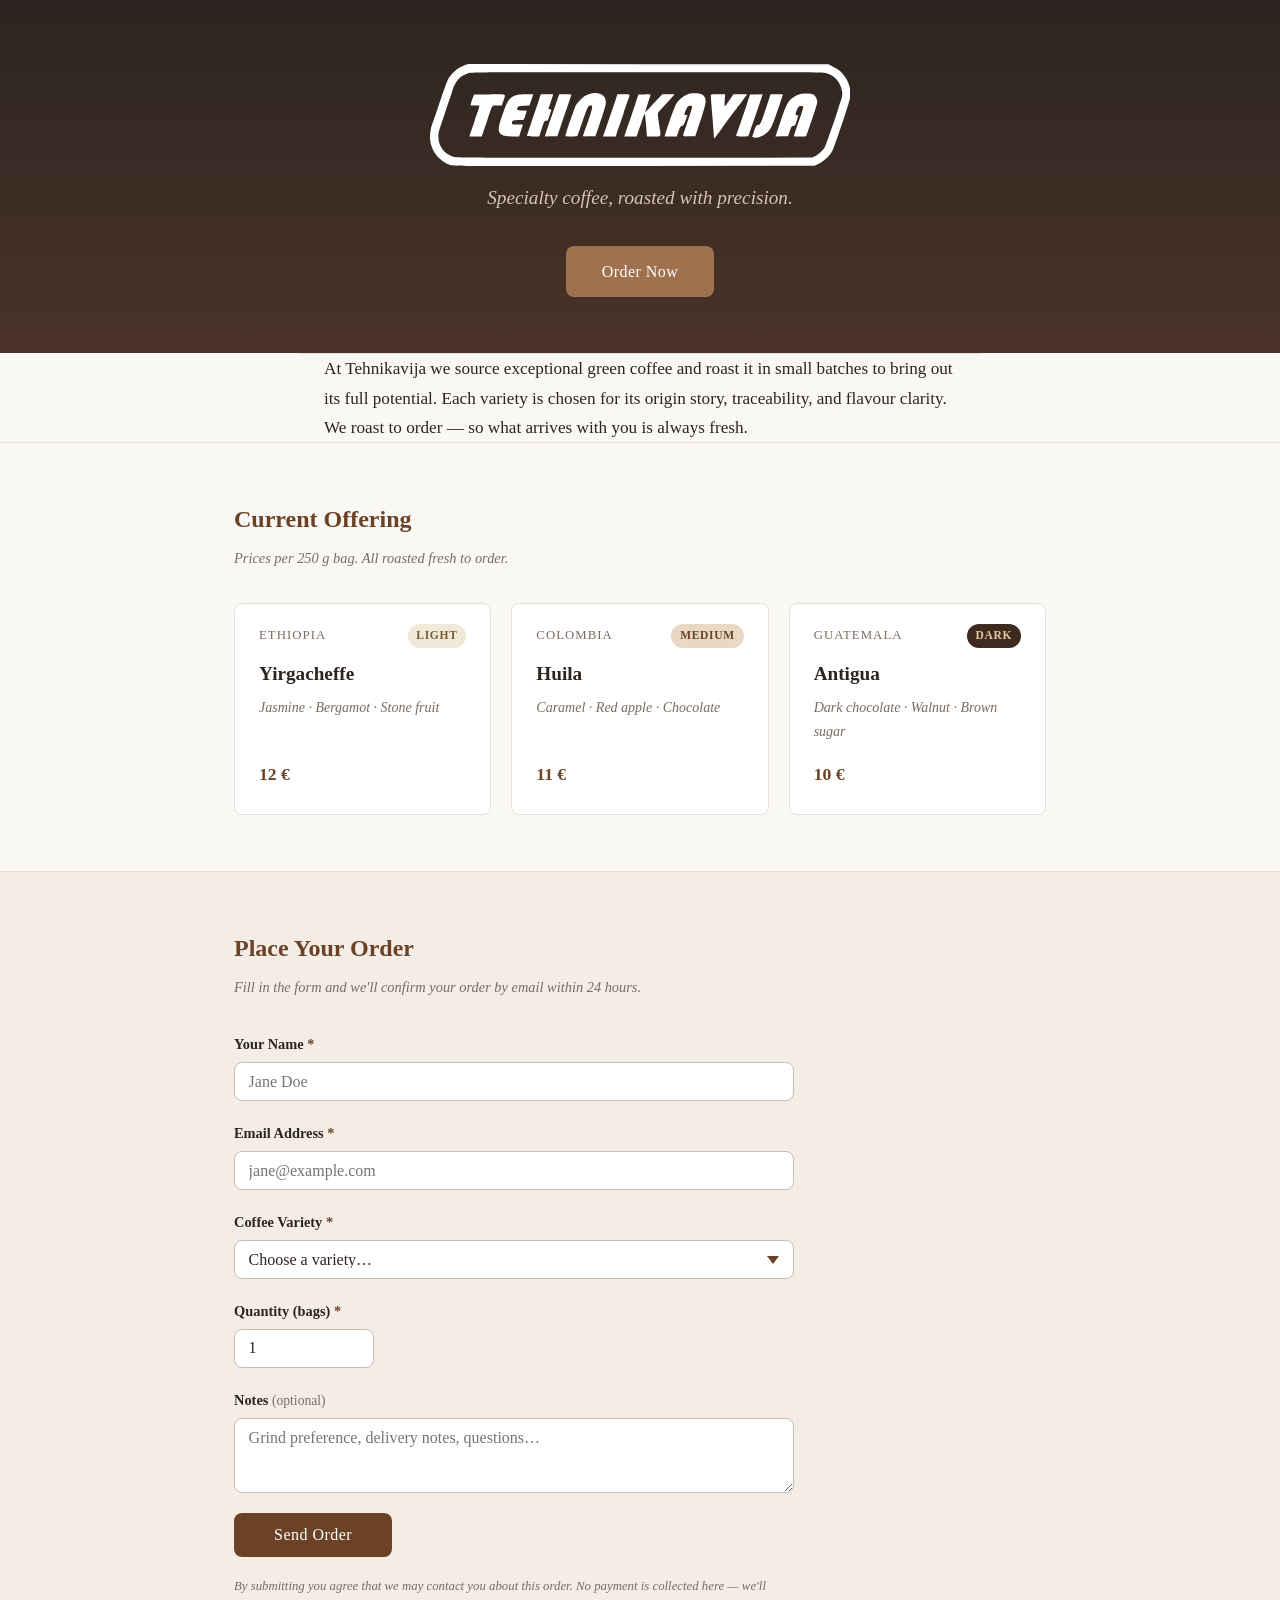
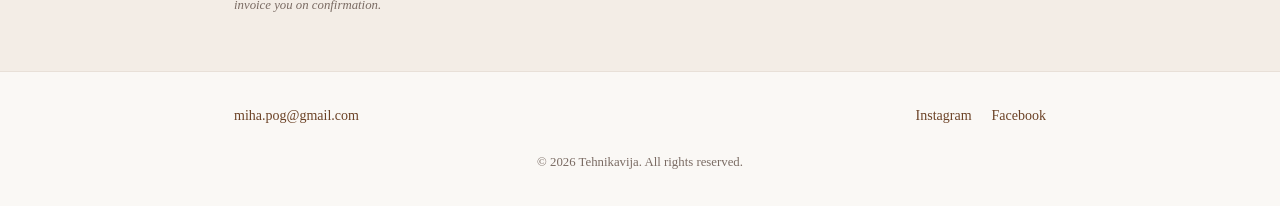
<file: index.html>
<!DOCTYPE html>
<html lang="en">
<head>
    <meta charset="UTF-8">
    <meta name="viewport" content="width=device-width, initial-scale=1.0">
    <title>Tehnikavija – Specialty Coffee</title>
    <meta name="description" content="Freshly roasted specialty coffee by Tehnikavija. Browse our current varieties and place your order.">
    <link rel="stylesheet" href="css/style.css">
    <link rel="icon" href="assets/favicon.ico" type="image/x-icon">

    <!-- Analytics: GoatCounter (privacy-friendly, no cookies, free) -->
    <!-- Replace YOURSITE with your GoatCounter site name after setup -->
    <!-- <script data-goatcounter="https://YOURSITE.goatcounter.com/count"
            async src="//gc.zgo.at/count.js"></script> -->
        <script data-goatcounter="https://miha.goatcounter.com/count"
            async src="//gc.zgo.at/count.js"></script>
</head>
<body>

    <!-- ── HERO ──────────────────────────────────────────────── -->
    <header class="hero">
        <div class="container">
            <h1>
                <img src="assets/tehnikavija.svg" alt="Tehnikavija" class="logo">
            </h1>
            <p class="tagline">Specialty coffee, roasted with precision.</p>
            <a href="#order" class="btn-hero">Order Now</a>
        </div>
    </header>

    <main>

        <!-- ── INTRO ─────────────────────────────────────────── -->
        <section class="intro container">
            <p>
                At Tehnikavija we source exceptional green coffee and roast it in small batches
                to bring out its full potential. Each variety is chosen for its origin story,
                traceability, and flavour clarity. We roast to order — so what arrives with
                you is always fresh.
            </p>
        </section>

        <!-- ── PRODUCTS ──────────────────────────────────────── -->
        <section class="products">
            <div class="container">
                <h2>Current Offering</h2>
                <p class="section-note">Prices per 250 g bag. All roasted fresh to order.</p>

                <div class="product-grid">

                    <div class="product-card">
                        <div class="product-header">
                            <span class="product-origin">Ethiopia</span>
                            <span class="roast roast--light">Light</span>
                        </div>
                        <h3 class="product-name">Yirgacheffe</h3>
                        <p class="product-notes">Jasmine · Bergamot · Stone fruit</p>
                        <p class="product-price">12 €</p>
                    </div>

                    <div class="product-card">
                        <div class="product-header">
                            <span class="product-origin">Colombia</span>
                            <span class="roast roast--medium">Medium</span>
                        </div>
                        <h3 class="product-name">Huila</h3>
                        <p class="product-notes">Caramel · Red apple · Chocolate</p>
                        <p class="product-price">11 €</p>
                    </div>

                    <div class="product-card">
                        <div class="product-header">
                            <span class="product-origin">Guatemala</span>
                            <span class="roast roast--dark">Dark</span>
                        </div>
                        <h3 class="product-name">Antigua</h3>
                        <p class="product-notes">Dark chocolate · Walnut · Brown sugar</p>
                        <p class="product-price">10 €</p>
                    </div>

                </div>
            </div>
        </section>

        <!-- ── ORDER FORM ─────────────────────────────────────── -->
        <section class="order" id="order">
            <div class="container">
                <h2>Place Your Order</h2>
                <p class="section-note">Fill in the form and we'll confirm your order by email within 24 hours.</p>

                <form
                    id="order-form"
                    action="https://api.web3forms.com/submit"
                    method="POST"
                >
                    <!-- Web3Forms access key — get yours free at web3forms.com -->
                    <input type="hidden" name="access_key" value="acf3fa31-4972-4e35-9595-9ab0ae9f170d">
                    <input type="hidden" name="subject" value="New Tehnikavija Order">
                    <input type="hidden" name="from_name" value="Tehnikavija Website">
                    <!-- Honeypot spam protection -->
                    <input type="checkbox" name="botcheck" style="display:none">

                    <div class="field">
                        <label for="name">Your Name <span aria-hidden="true">*</span></label>
                        <input
                            type="text"
                            id="name"
                            name="name"
                            autocomplete="name"
                            required
                            placeholder="Jane Doe"
                        >
                    </div>

                    <div class="field">
                        <label for="email">Email Address <span aria-hidden="true">*</span></label>
                        <input
                            type="email"
                            id="email"
                            name="email"
                            autocomplete="email"
                            required
                            placeholder="jane@example.com"
                        >
                    </div>

                    <div class="field">
                        <label for="product">Coffee Variety <span aria-hidden="true">*</span></label>
                        <select id="product" name="product" required>
                            <option value="" disabled selected>Choose a variety…</option>
                            <option value="Ethiopia Yirgacheffe (Light, 250g) — 12 €">Ethiopia Yirgacheffe – Light · 12 €</option>
                            <option value="Colombia Huila (Medium, 250g) — 11 €">Colombia Huila – Medium · 11 €</option>
                            <option value="Guatemala Antigua (Dark, 250g) — 10 €">Guatemala Antigua – Dark · 10 €</option>
                        </select>
                    </div>

                    <div class="field field--narrow">
                        <label for="quantity">Quantity (bags) <span aria-hidden="true">*</span></label>
                        <input
                            type="number"
                            id="quantity"
                            name="quantity"
                            min="1"
                            max="20"
                            value="1"
                            required
                        >
                    </div>

                    <div class="field">
                        <label for="message">Notes <span class="optional">(optional)</span></label>
                        <textarea
                            id="message"
                            name="message"
                            rows="3"
                            placeholder="Grind preference, delivery notes, questions…"
                        ></textarea>
                    </div>

                    <button type="submit" class="btn-order">Send Order</button>

                    <p class="form-note">
                        By submitting you agree that we may contact you about this order.
                        No payment is collected here — we'll invoice you on confirmation.
                    </p>
                </form>
            </div>
        </section>

    </main>

    <!-- ── FOOTER ─────────────────────────────────────────────── -->
    <footer>
        <div class="container footer-inner">
            <div>
                <a href="mailto:miha.pog@gmail.com">miha.pog@gmail.com</a>
            </div>
            <div class="social-links">
                <a href="#" aria-label="Instagram">Instagram</a>
                <a href="#" aria-label="Facebook">Facebook</a>
            </div>
            <p class="copyright">&copy; 2026 Tehnikavija. All rights reserved.</p>
        </div>
    </footer>

</body>
</html>
</file>
<file: css/style.css>
/* Reset & Base */
*, *::before, *::after {
    box-sizing: border-box;
    margin: 0;
    padding: 0;
}

:root {
    --color-bg: #faf8f5;
    --color-text: #2c2420;
    --color-accent: #6b4226;
    --color-accent-light: #a0714f;
    --color-muted: #7a6b63;
    --color-border: #e8e0d8;
    --color-hero-bg-top: #2c2420;
    --color-hero-bg-bottom: #4a3328;
    --color-card-bg: #ffffff;
    --font-main: 'Georgia', serif;
    --radius: 8px;
}

html {
    font-size: 16px;
    scroll-behavior: smooth;
}

body {
    font-family: var(--font-main);
    background-color: var(--color-bg);
    color: var(--color-text);
    line-height: 1.7;
    min-height: 100vh;
    display: flex;
    flex-direction: column;
}

/* ── Layout ──────────────────────────────────────────────────── */
.container {
    width: 100%;
    max-width: 860px;
    margin: 0 auto;
    padding: 0 1.5rem;
}

main {
    flex: 1;
}

/* ── Hero ────────────────────────────────────────────────────── */
.hero {
    text-align: center;
    padding: 4rem 1.5rem 3.5rem;
    background: linear-gradient(180deg, var(--color-hero-bg-top) 0%, var(--color-hero-bg-bottom) 100%);
    color: #faf8f5;
}

.logo-area h1,
.hero h1 {
    margin: 0 0 0.75rem;
    line-height: 0;
}

.logo {
    display: block;
    max-width: min(420px, 80vw);
    height: auto;
    margin: 0 auto 1rem;
    filter: brightness(0) invert(1);
}

.tagline {
    font-size: clamp(1rem, 2.5vw, 1.2rem);
    color: #d4c4b0;
    font-style: italic;
    margin-bottom: 2rem;
}

.btn-hero {
    display: inline-block;
    padding: 0.75rem 2.25rem;
    background: var(--color-accent-light);
    color: #fff;
    text-decoration: none;
    border-radius: var(--radius);
    font-size: 1rem;
    font-family: var(--font-main);
    letter-spacing: 0.03em;
    transition: background 0.2s;
}

.btn-hero:hover {
    background: var(--color-accent);
}

/* ── Section shared ─────────────────────────────────────────── */
section {
    padding: 3.5rem 0;
    border-top: 1px solid var(--color-border);
}

h2 {
    font-family: var(--font-main);
    font-size: 1.5rem;
    color: var(--color-accent);
    margin-bottom: 0.4rem;
}

.section-note {
    color: var(--color-muted);
    font-size: 0.9rem;
    margin-bottom: 2rem;
    font-style: italic;
}

/* ── Intro ───────────────────────────────────────────────────── */
.intro {
    font-size: 1.075rem;
    color: var(--color-text);
    max-width: 680px;
    margin-left: auto;
    margin-right: auto;
}

/* ── Product grid ───────────────────────────────────────────── */
.product-grid {
    display: grid;
    grid-template-columns: repeat(auto-fill, minmax(220px, 1fr));
    gap: 1.25rem;
}

.product-card {
    background: var(--color-card-bg);
    border: 1px solid var(--color-border);
    border-radius: var(--radius);
    padding: 1.25rem 1.5rem 1.5rem;
    display: flex;
    flex-direction: column;
    gap: 0.3rem;
}

.product-header {
    display: flex;
    justify-content: space-between;
    align-items: center;
    margin-bottom: 0.35rem;
}

.product-origin {
    font-size: 0.8rem;
    color: var(--color-muted);
    text-transform: uppercase;
    letter-spacing: 0.08em;
}

.roast {
    font-size: 0.72rem;
    font-weight: 700;
    padding: 0.15rem 0.55rem;
    border-radius: 999px;
    text-transform: uppercase;
    letter-spacing: 0.06em;
}

.roast--light  { background: #f0e8d8; color: #7a5c30; }
.roast--medium { background: #e8d8c4; color: #6b4226; }
.roast--dark   { background: #3d2b1f; color: #e8c8a0; }

.product-name {
    font-size: 1.2rem;
    color: var(--color-text);
    margin: 0;
}

.product-notes {
    font-size: 0.875rem;
    color: var(--color-muted);
    font-style: italic;
}

.product-price {
    margin-top: auto;
    padding-top: 0.75rem;
    font-size: 1.1rem;
    font-weight: 700;
    color: var(--color-accent);
}

/* ── Order form ─────────────────────────────────────────────── */
.order {
    background: #f3ede6;
}

#order-form {
    max-width: 560px;
    display: flex;
    flex-direction: column;
    gap: 1.25rem;
    margin-top: 1.5rem;
}

.field {
    display: flex;
    flex-direction: column;
    gap: 0.35rem;
}

.field--narrow {
    max-width: 140px;
}

label {
    font-size: 0.9rem;
    font-weight: 700;
    color: var(--color-text);
}

label span[aria-hidden] {
    color: var(--color-accent);
}

.optional {
    font-weight: 400;
    color: var(--color-muted);
    font-size: 0.85rem;
}

input[type="text"],
input[type="email"],
input[type="number"],
select,
textarea {
    font-family: var(--font-main);
    font-size: 1rem;
    color: var(--color-text);
    background: #fff;
    border: 1px solid #c8bdb5;
    border-radius: var(--radius);
    padding: 0.6rem 0.85rem;
    width: 100%;
    transition: border-color 0.2s, box-shadow 0.2s;
    appearance: none;
    -webkit-appearance: none;
}

input:focus,
select:focus,
textarea:focus {
    outline: none;
    border-color: var(--color-accent-light);
    box-shadow: 0 0 0 3px rgba(160, 113, 79, 0.2);
}

select {
    background-image: url("data:image/svg+xml,%3Csvg xmlns='http://www.w3.org/2000/svg' width='12' height='8' viewBox='0 0 12 8'%3E%3Cpath fill='%236b4226' d='M6 8L0 0h12z'/%3E%3C/svg%3E");
    background-repeat: no-repeat;
    background-position: right 0.85rem center;
    padding-right: 2.5rem;
}

textarea {
    resize: vertical;
}

.btn-order {
    align-self: flex-start;
    padding: 0.8rem 2.5rem;
    background: var(--color-accent);
    color: #fff;
    font-family: var(--font-main);
    font-size: 1rem;
    border: none;
    border-radius: var(--radius);
    cursor: pointer;
    letter-spacing: 0.03em;
    transition: background 0.2s;
}

.btn-order:hover {
    background: #4a2c1a;
}

.form-note {
    font-size: 0.8rem;
    color: var(--color-muted);
    font-style: italic;
    line-height: 1.5;
}

/* ── Footer ─────────────────────────────────────────────────── */
footer {
    border-top: 1px solid var(--color-border);
    padding: 2rem 0;
    font-size: 0.875rem;
    color: var(--color-muted);
}

.footer-inner {
    display: flex;
    flex-wrap: wrap;
    gap: 1rem 2rem;
    align-items: center;
    justify-content: space-between;
}

.footer-inner a {
    color: var(--color-accent);
    text-decoration: none;
}

.footer-inner a:hover {
    text-decoration: underline;
}

.social-links {
    display: flex;
    gap: 1.25rem;
}

.copyright {
    width: 100%;
    text-align: center;
    margin-top: 0.5rem;
    font-size: 0.8rem;
}

/* ── Responsive ─────────────────────────────────────────────── */
@media (max-width: 520px) {
    .hero {
        padding: 3rem 1rem 2.5rem;
    }

    section {
        padding: 2.5rem 0;
    }

    .product-grid {
        grid-template-columns: 1fr;
    }

    .field--narrow {
        max-width: 100%;
    }

    .btn-order {
        width: 100%;
        text-align: center;
    }

    .footer-inner {
        flex-direction: column;
        align-items: flex-start;
        gap: 0.75rem;
    }
}
</file>
